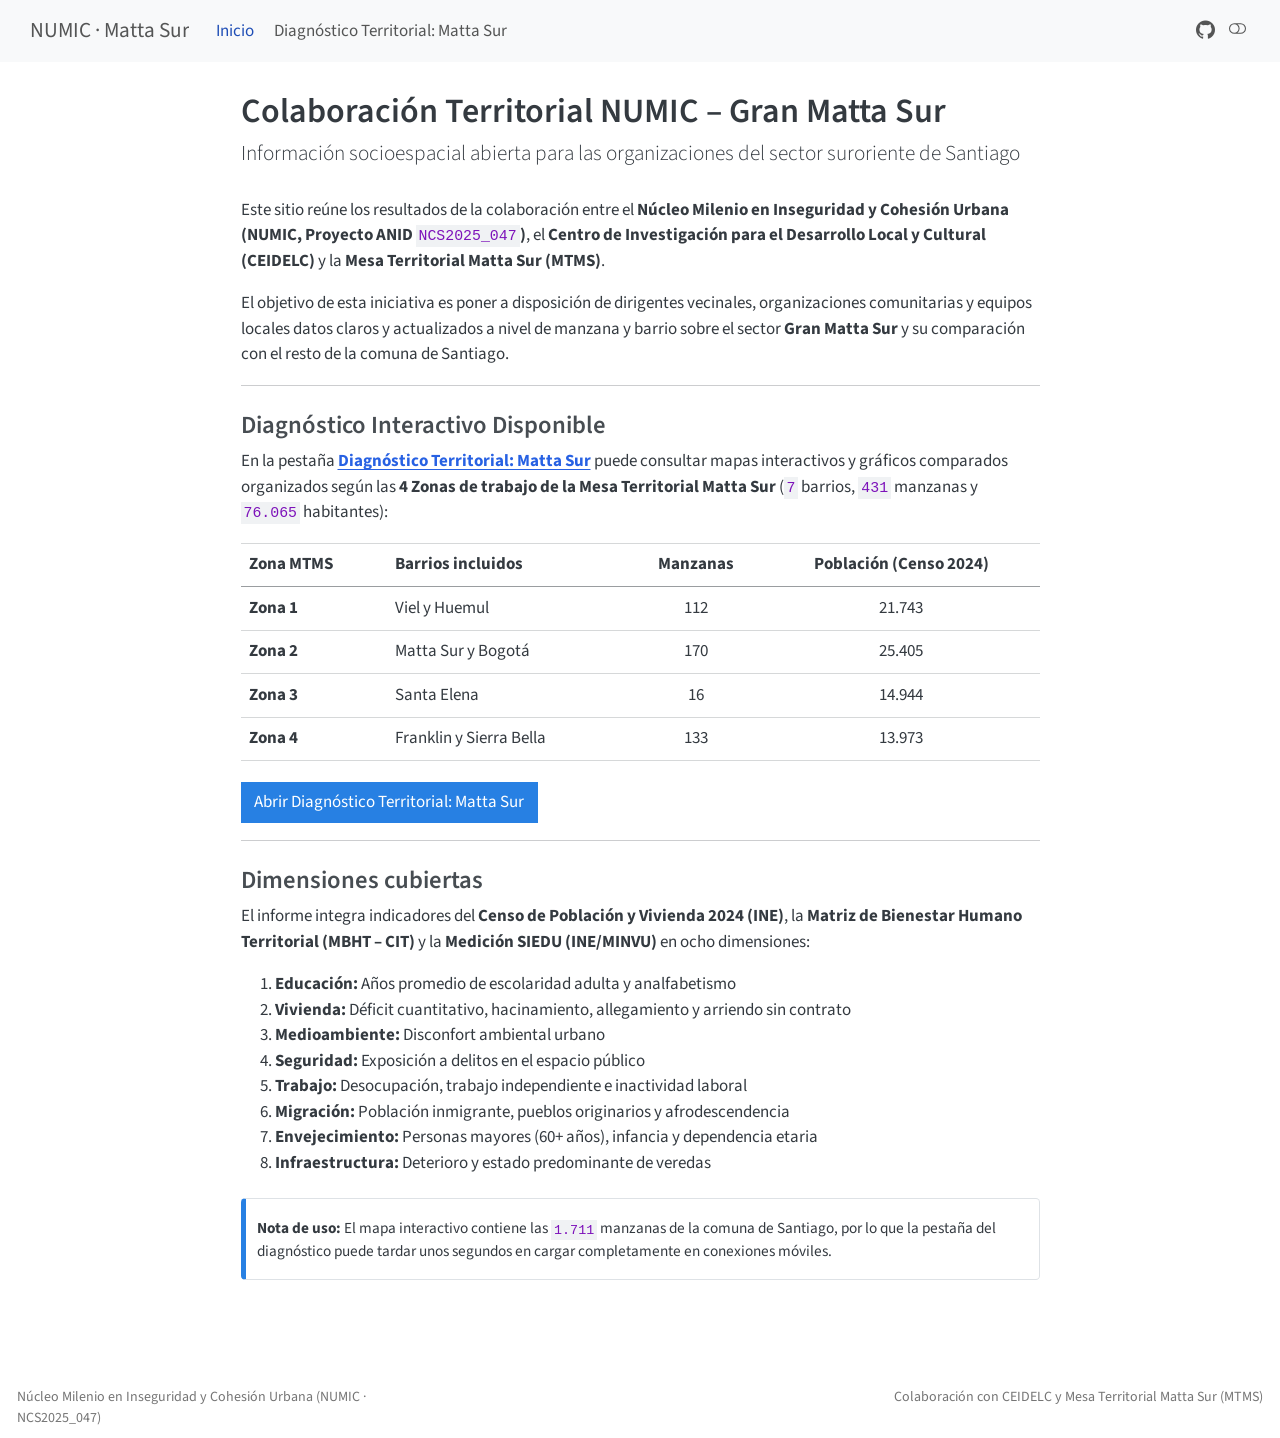
<file: docs/index.html>
<!DOCTYPE html>
<html xmlns="http://www.w3.org/1999/xhtml" lang="es" xml:lang="es"><head>

<meta charset="utf-8">
<meta name="generator" content="quarto-1.10.18">

<meta name="viewport" content="width=device-width, initial-scale=1.0, user-scalable=yes">


<title>Colaboración Territorial NUMIC – Gran Matta Sur – NUMIC · Matta Sur</title>
<style>
/* Default styles provided by pandoc.
** See https://pandoc.org/MANUAL.html#variables-for-html for config info.
*/
span.smallcaps{font-variant: small-caps;}
div.columns{display: flex; gap: 1.5em;}
div.column{flex: auto;}
@media screen {
div.columns{gap: min(4vw, 1.5em);}
div.column{overflow-x: auto;}
}
div.hanging-indent{margin-left: 1.5em; text-indent: -1.5em;}
ul.task-list{list-style: none;}
ul.task-list li input[type="checkbox"] {
  width: 0.8em;
  margin: 0 0.8em 0.2em -1em; /* quarto-specific, see https://github.com/quarto-dev/quarto-cli/issues/4556 */ 
  vertical-align: middle;
}
</style>


<script src="site_libs/quarto-nav/quarto-nav.js"></script>
<script src="site_libs/quarto-nav/headroom.min.js"></script>
<script src="site_libs/clipboard/clipboard.min.js"></script>
<script src="site_libs/quarto-html/quarto.js" type="module"></script>
<script src="site_libs/quarto-html/tabsets/tabsets.js" type="module"></script>
<script src="site_libs/quarto-html/popper.min.js"></script>
<script src="site_libs/quarto-html/tippy.umd.min.js"></script>
<script src="site_libs/quarto-html/anchor.min.js"></script>
<link href="site_libs/quarto-html/tippy.css" rel="stylesheet">
<link href="site_libs/quarto-html/quarto-syntax-highlighting-64a204ab8560d761af7679ceaba22944.css" rel="stylesheet" class="quarto-color-scheme" id="quarto-text-highlighting-styles">
<link href="site_libs/quarto-html/quarto-syntax-highlighting-dark-b85bc7c33db8c58e0ec93c3465666fed.css" rel="stylesheet" class="quarto-color-scheme quarto-color-alternate" id="quarto-text-highlighting-styles">
<link href="site_libs/quarto-html/quarto-syntax-highlighting-64a204ab8560d761af7679ceaba22944.css" rel="stylesheet" class="quarto-color-scheme-extra" id="quarto-text-highlighting-styles">
<script src="site_libs/bootstrap/bootstrap.min.js"></script>
<link href="site_libs/bootstrap/bootstrap-icons.css" rel="stylesheet">
<link href="site_libs/bootstrap/bootstrap-ea1971949f186b5d7ecce1fd3cf000e4.min.css" rel="stylesheet" append-hash="true" class="quarto-color-scheme" id="quarto-bootstrap" data-mode="light">
<link href="site_libs/bootstrap/bootstrap-dark-1033933cf7a2d68ded238f413a38f9a9.min.css" rel="stylesheet" append-hash="true" class="quarto-color-scheme quarto-color-alternate" id="quarto-bootstrap" data-mode="dark">
<link href="site_libs/bootstrap/bootstrap-ea1971949f186b5d7ecce1fd3cf000e4.min.css" rel="stylesheet" append-hash="true" class="quarto-color-scheme-extra" id="quarto-bootstrap" data-mode="light">
<script id="quarto-search-options" type="application/json">{
  "language": {
    "search-no-results-text": "No se han encontrado resultados",
    "search-matching-documents-text": "documentos encontrados",
    "search-copy-link-title": "Copiar el enlace en la búsqueda",
    "search-hide-matches-text": "Ocultar resultados adicionales",
    "search-more-match-text": "resultado adicional en este documento",
    "search-more-matches-text": "resultados adicionales en este documento",
    "search-clear-button-title": "Borrar",
    "search-text-placeholder": "",
    "search-detached-cancel-button-title": "Cancelar",
    "search-submit-button-title": "Enviar",
    "search-label": "Buscar"
  }
}</script>


</head>

<body class="nav-fixed fullcontent quarto-light"><script id="quarto-html-before-body" type="application/javascript">
    const toggleBodyColorMode = (bsSheetEl) => {
      const mode = bsSheetEl.getAttribute("data-mode");
      const bodyEl = window.document.querySelector("body");
      if (mode === "dark") {
        bodyEl.classList.add("quarto-dark");
        bodyEl.classList.remove("quarto-light");
      } else {
        bodyEl.classList.add("quarto-light");
        bodyEl.classList.remove("quarto-dark");
      }
    }
    const toggleBodyColorPrimary = () => {
      const bsSheetEl = window.document.querySelector("link#quarto-bootstrap:not([rel=disabled-stylesheet])");
      if (bsSheetEl) {
        toggleBodyColorMode(bsSheetEl);
      }
    }
    const setColorSchemeToggle = (alternate) => {
      const toggles = window.document.querySelectorAll('.quarto-color-scheme-toggle');
      for (let i=0; i < toggles.length; i++) {
        const toggle = toggles[i];
        if (toggle) {
          if (alternate) {
            toggle.classList.add("alternate");
          } else {
            toggle.classList.remove("alternate");
          }
        }
      }
    };
    const toggleColorMode = (alternate) => {
      // Switch the stylesheets
      const primaryStylesheets = window.document.querySelectorAll('link.quarto-color-scheme:not(.quarto-color-alternate)');
      const alternateStylesheets = window.document.querySelectorAll('link.quarto-color-scheme.quarto-color-alternate');
      manageTransitions('#quarto-margin-sidebar .nav-link', false);
      if (alternate) {
        // note: dark is layered on light, we don't disable primary!
        enableStylesheet(alternateStylesheets);
        for (const sheetNode of alternateStylesheets) {
          if (sheetNode.id === "quarto-bootstrap") {
            toggleBodyColorMode(sheetNode);
          }
        }
      } else {
        disableStylesheet(alternateStylesheets);
        enableStylesheet(primaryStylesheets)
        toggleBodyColorPrimary();
      }
      manageTransitions('#quarto-margin-sidebar .nav-link', true);
      // Switch the toggles
      setColorSchemeToggle(alternate)
      // Hack to workaround the fact that safari doesn't
      // properly recolor the scrollbar when toggling (#1455)
      if (navigator.userAgent.indexOf('Safari') > 0 && navigator.userAgent.indexOf('Chrome') == -1) {
        manageTransitions("body", false);
        window.scrollTo(0, 1);
        setTimeout(() => {
          window.scrollTo(0, 0);
          manageTransitions("body", true);
        }, 40);
      }
    }
    const disableStylesheet = (stylesheets) => {
      for (let i=0; i < stylesheets.length; i++) {
        const stylesheet = stylesheets[i];
        stylesheet.rel = 'disabled-stylesheet';
      }
    }
    const enableStylesheet = (stylesheets) => {
      for (let i=0; i < stylesheets.length; i++) {
        const stylesheet = stylesheets[i];
        if(stylesheet.rel !== 'stylesheet') { // for Chrome, which will still FOUC without this check
          stylesheet.rel = 'stylesheet';
        }
      }
    }
    const manageTransitions = (selector, allowTransitions) => {
      const els = window.document.querySelectorAll(selector);
      for (let i=0; i < els.length; i++) {
        const el = els[i];
        if (allowTransitions) {
          el.classList.remove('notransition');
        } else {
          el.classList.add('notransition');
        }
      }
    }
    const isFileUrl = () => {
      return window.location.protocol === 'file:';
    }
    const hasAlternateSentinel = () => {
      let styleSentinel = getColorSchemeSentinel();
      if (styleSentinel !== null) {
        return styleSentinel === "alternate";
      } else {
        return false;
      }
    }
    const setStyleSentinel = (alternate) => {
      const value = alternate ? "alternate" : "default";
      if (!isFileUrl()) {
        window.localStorage.setItem("quarto-color-scheme", value);
      } else {
        localAlternateSentinel = value;
      }
    }
    const getColorSchemeSentinel = () => {
      if (!isFileUrl()) {
        const storageValue = window.localStorage.getItem("quarto-color-scheme");
        return storageValue != null ? storageValue : localAlternateSentinel;
      } else {
        return localAlternateSentinel;
      }
    }
    const toggleGiscusIfUsed = (isAlternate, darkModeDefault) => {
      const baseTheme = document.querySelector('#giscus-base-theme')?.value ?? 'light';
      const alternateTheme = document.querySelector('#giscus-alt-theme')?.value ?? 'dark';
      let newTheme = '';
      if(authorPrefersDark) {
        newTheme = isAlternate ? baseTheme : alternateTheme;
      } else {
        newTheme = isAlternate ? alternateTheme : baseTheme;
      }
      const changeGiscusTheme = () => {
        // From: https://github.com/giscus/giscus/issues/336
        const sendMessage = (message) => {
          const iframe = document.querySelector('iframe.giscus-frame');
          if (!iframe) return;
          iframe.contentWindow.postMessage({ giscus: message }, 'https://giscus.app');
        }
        sendMessage({
          setConfig: {
            theme: newTheme
          }
        });
      }
      const isGiscussLoaded = window.document.querySelector('iframe.giscus-frame') !== null;
      if (isGiscussLoaded) {
        changeGiscusTheme();
      }
    };
    const authorPrefersDark = false;
    const darkModeDefault = authorPrefersDark;
      document.querySelector('link#quarto-text-highlighting-styles.quarto-color-scheme-extra').rel = 'disabled-stylesheet';
      document.querySelector('link#quarto-bootstrap.quarto-color-scheme-extra').rel = 'disabled-stylesheet';
    let localAlternateSentinel = darkModeDefault ? 'alternate' : 'default';
    // Dark / light mode switch
    window.quartoToggleColorScheme = () => {
      // Read the current dark / light value
      let toAlternate = !hasAlternateSentinel();
      toggleColorMode(toAlternate);
      setStyleSentinel(toAlternate);
      toggleGiscusIfUsed(toAlternate, darkModeDefault);
      window.dispatchEvent(new Event('resize'));
    };
    // Switch to dark mode if need be
    if (hasAlternateSentinel()) {
      toggleColorMode(true);
    } else {
      toggleColorMode(false);
    }
  </script>

<div id="quarto-search-results"></div>
  <header id="quarto-header" class="headroom fixed-top">
    <nav class="navbar navbar-expand-lg " data-bs-theme="dark">
      <div class="navbar-container container-fluid">
      <div class="navbar-brand-container mx-auto">
    <a class="navbar-brand" href="./index.html">
    <span class="navbar-title">NUMIC · Matta Sur</span>
    </a>
  </div>
          <button class="navbar-toggler" type="button" data-bs-toggle="collapse" data-bs-target="#navbarCollapse" aria-controls="navbarCollapse" role="menu" aria-expanded="false" aria-label="Navegación de palanca" onclick="if (window.quartoToggleHeadroom) { window.quartoToggleHeadroom(); }">
  <span class="navbar-toggler-icon"></span>
</button>
          <div class="collapse navbar-collapse" id="navbarCollapse">
            <ul class="navbar-nav navbar-nav-scroll me-auto">
  <li class="nav-item">
    <a class="nav-link active" href="./index.html" aria-current="page"> 
<span class="menu-text">Inicio</span></a>
  </li>  
  <li class="nav-item">
    <a class="nav-link" href="./02-numic-data-rda/2-processing/4-mattasur-analysis-report.html"> 
<span class="menu-text">Diagnóstico Territorial: Matta Sur</span></a>
  </li>  
</ul>
            <ul class="navbar-nav navbar-nav-scroll ms-auto">
  <li class="nav-item compact">
    <a class="nav-link" href="https://github.com/territorio-numic/matta-sur"> <i class="bi bi-github" role="img" aria-label="Repositorio en GitHub">
</i> 
<span class="menu-text"></span></a>
  </li>  
</ul>
          </div> <!-- /navcollapse -->
            <div class="quarto-navbar-tools">
  <a href="" class="quarto-color-scheme-toggle quarto-navigation-tool  px-1" onclick="window.quartoToggleColorScheme(); return false;" title="Alternar modo oscuro"><i class="bi"></i></a>
</div>
      </div> <!-- /container-fluid -->
    </nav>
</header>
<!-- content -->
<div id="quarto-content" class="quarto-container page-columns page-rows-contents page-layout-article page-navbar">
<!-- sidebar -->
<!-- margin-sidebar -->
    
<!-- main -->
<main class="content" id="quarto-document-content">


<header id="title-block-header" class="quarto-title-block default">
<div class="quarto-title">
<h1 class="title">Colaboración Territorial NUMIC – Gran Matta Sur</h1>
<p class="subtitle lead">Información socioespacial abierta para las organizaciones del sector suroriente de Santiago</p>
</div>



<div class="quarto-title-meta">

    
  
    
  </div>
  


</header>


<p>Este sitio reúne los resultados de la colaboración entre el <strong>Núcleo Milenio en Inseguridad y Cohesión Urbana (NUMIC, Proyecto ANID <code>NCS2025_047</code>)</strong>, el <strong>Centro de Investigación para el Desarrollo Local y Cultural (CEIDELC)</strong> y la <strong>Mesa Territorial Matta Sur (MTMS)</strong>.</p>
<p>El objetivo de esta iniciativa es poner a disposición de dirigentes vecinales, organizaciones comunitarias y equipos locales datos claros y actualizados a nivel de manzana y barrio sobre el sector <strong>Gran Matta Sur</strong> y su comparación con el resto de la comuna de Santiago.</p>
<hr>
<section id="diagnóstico-interactivo-disponible" class="level3">
<h3 class="anchored" data-anchor-id="diagnóstico-interactivo-disponible">Diagnóstico Interactivo Disponible</h3>
<p>En la pestaña <a href="./02-numic-data-rda/2-processing/4-mattasur-analysis-report.html"><strong>Diagnóstico Territorial: Matta Sur</strong></a> puede consultar mapas interactivos y gráficos comparados organizados según las <strong>4 Zonas de trabajo de la Mesa Territorial Matta Sur</strong> (<code>7</code> barrios, <code>431</code> manzanas y <code>76.065</code> habitantes):</p>
<table class="caption-top table">
<thead>
<tr class="header">
<th style="text-align: left;">Zona MTMS</th>
<th style="text-align: left;">Barrios incluidos</th>
<th style="text-align: center;">Manzanas</th>
<th style="text-align: center;">Población (Censo 2024)</th>
</tr>
</thead>
<tbody>
<tr class="odd">
<td style="text-align: left;"><strong>Zona 1</strong></td>
<td style="text-align: left;">Viel y Huemul</td>
<td style="text-align: center;">112</td>
<td style="text-align: center;">21.743</td>
</tr>
<tr class="even">
<td style="text-align: left;"><strong>Zona 2</strong></td>
<td style="text-align: left;">Matta Sur y Bogotá</td>
<td style="text-align: center;">170</td>
<td style="text-align: center;">25.405</td>
</tr>
<tr class="odd">
<td style="text-align: left;"><strong>Zona 3</strong></td>
<td style="text-align: left;">Santa Elena</td>
<td style="text-align: center;">16</td>
<td style="text-align: center;">14.944</td>
</tr>
<tr class="even">
<td style="text-align: left;"><strong>Zona 4</strong></td>
<td style="text-align: left;">Franklin y Sierra Bella</td>
<td style="text-align: center;">133</td>
<td style="text-align: center;">13.973</td>
</tr>
</tbody>
</table>
<p style="margin-top: 1.25rem;">
<a href="./02-numic-data-rda/2-processing/4-mattasur-analysis-report.html" class="btn btn-primary" role="button">Abrir Diagnóstico Territorial: Matta Sur</a>
</p>
<hr>
</section>
<section id="dimensiones-cubiertas" class="level3">
<h3 class="anchored" data-anchor-id="dimensiones-cubiertas">Dimensiones cubiertas</h3>
<p>El informe integra indicadores del <strong>Censo de Población y Vivienda 2024 (INE)</strong>, la <strong>Matriz de Bienestar Humano Territorial (MBHT – CIT)</strong> y la <strong>Medición SIEDU (INE/MINVU)</strong> en ocho dimensiones:</p>
<ol type="1">
<li><strong>Educación:</strong> Años promedio de escolaridad adulta y analfabetismo</li>
<li><strong>Vivienda:</strong> Déficit cuantitativo, hacinamiento, allegamiento y arriendo sin contrato</li>
<li><strong>Medioambiente:</strong> Disconfort ambiental urbano</li>
<li><strong>Seguridad:</strong> Exposición a delitos en el espacio público</li>
<li><strong>Trabajo:</strong> Desocupación, trabajo independiente e inactividad laboral</li>
<li><strong>Migración:</strong> Población inmigrante, pueblos originarios y afrodescendencia</li>
<li><strong>Envejecimiento:</strong> Personas mayores (60+ años), infancia y dependencia etaria</li>
<li><strong>Infraestructura:</strong> Deterioro y estado predominante de veredas</li>
</ol>
<div class="callout callout-style-simple callout-note no-icon">
<div class="callout-body d-flex">
<div class="callout-icon-container">
<i class="callout-icon no-icon"></i>
</div>
<div class="callout-body-container">
<p><strong>Nota de uso:</strong> El mapa interactivo contiene las <code>1.711</code> manzanas de la comuna de Santiago, por lo que la pestaña del diagnóstico puede tardar unos segundos en cargar completamente en conexiones móviles.</p>
</div>
</div>
</div>


</section>

</main> <!-- /main -->
<script id="quarto-html-after-body" type="application/javascript">
  window.document.addEventListener("DOMContentLoaded", function (event) {
    // Ensure there is a toggle, if there isn't float one in the top right
    if (window.document.querySelector('.quarto-color-scheme-toggle') === null) {
      const a = window.document.createElement('a');
      a.classList.add('top-right');
      a.classList.add('quarto-color-scheme-toggle');
      a.href = "";
      a.onclick = function() { try { window.quartoToggleColorScheme(); } catch {} return false; };
      const i = window.document.createElement("i");
      i.classList.add('bi');
      a.appendChild(i);
      window.document.body.appendChild(a);
    }
    setColorSchemeToggle(hasAlternateSentinel())
    const icon = "";
    const anchorJS = new window.AnchorJS();
    anchorJS.options = {
      placement: 'right',
      icon: icon
    };
    anchorJS.add('.anchored');
    const isCodeAnnotation = (el) => {
      for (const clz of el.classList) {
        if (clz.startsWith('code-annotation-')) {                     
          return true;
        }
      }
      return false;
    }
    const onCopySuccess = function(e) {
      // button target
      const button = e.trigger;
      // don't keep focus
      button.blur();
      // flash "checked"
      button.classList.add('code-copy-button-checked');
      var currentTitle = button.getAttribute("title");
      button.setAttribute("title", "Copiado");
      let tooltip;
      if (window.bootstrap) {
        button.setAttribute("data-bs-toggle", "tooltip");
        button.setAttribute("data-bs-placement", "left");
        button.setAttribute("data-bs-title", "Copiado");
        tooltip = new bootstrap.Tooltip(button, 
          { trigger: "manual", 
            customClass: "code-copy-button-tooltip",
            offset: [0, -8]});
        tooltip.show();    
      }
      setTimeout(function() {
        if (tooltip) {
          tooltip.hide();
          button.removeAttribute("data-bs-title");
          button.removeAttribute("data-bs-toggle");
          button.removeAttribute("data-bs-placement");
        }
        button.setAttribute("title", currentTitle);
        button.classList.remove('code-copy-button-checked');
      }, 1000);
      // clear code selection
      e.clearSelection();
    }
    const getTextToCopy = function(trigger) {
      const outerScaffold = trigger.parentElement.cloneNode(true);
      const codeEl = outerScaffold.querySelector('code');
      for (const childEl of codeEl.children) {
        if (isCodeAnnotation(childEl)) {
          childEl.remove();
        }
      }
      return codeEl.innerText;
    }
    const clipboard = new window.ClipboardJS('.code-copy-button:not([data-in-quarto-modal])', {
      text: getTextToCopy
    });
    clipboard.on('success', onCopySuccess);
    if (window.document.getElementById('quarto-embedded-source-code-modal')) {
      const clipboardModal = new window.ClipboardJS('.code-copy-button[data-in-quarto-modal]', {
        text: getTextToCopy,
        container: window.document.getElementById('quarto-embedded-source-code-modal')
      });
      clipboardModal.on('success', onCopySuccess);
    }
      var localhostRegex = new RegExp(/^(?:http|https):\/\/localhost\:?[0-9]*\//);
      var mailtoRegex = new RegExp(/^mailto:/);
        var filterRegex = new RegExp("https:\/\/territorio-numic\.github\.io\/matta-sur");
      var isInternal = (href) => {
          return filterRegex.test(href) || localhostRegex.test(href) || mailtoRegex.test(href);
      }
      // Inspect non-navigation links and adorn them if external
     var links = window.document.querySelectorAll('a[href]:not(.nav-link):not(.navbar-brand):not(.toc-action):not(.sidebar-link):not(.sidebar-item-toggle):not(.pagination-link):not(.no-external):not([aria-hidden]):not(.dropdown-item):not(.quarto-navigation-tool):not(.about-link)');
      for (var i=0; i<links.length; i++) {
        const link = links[i];
        if (!isInternal(link.href)) {
          // undo the damage that might have been done by quarto-nav.js in the case of
          // links that we want to consider external
          if (link.dataset.originalHref !== undefined) {
            link.href = link.dataset.originalHref;
          }
        }
      }
    function tippyHover(el, contentFn, onTriggerFn, onUntriggerFn) {
      const config = {
        allowHTML: true,
        maxWidth: 500,
        delay: 100,
        arrow: false,
        appendTo: function(el) {
            return el.parentElement;
        },
        interactive: true,
        interactiveBorder: 10,
        theme: 'quarto',
        placement: 'bottom-start',
      };
      if (contentFn) {
        config.content = contentFn;
      }
      if (onTriggerFn) {
        config.onTrigger = onTriggerFn;
      }
      if (onUntriggerFn) {
        config.onUntrigger = onUntriggerFn;
      }
      window.tippy(el, config); 
    }
    const noterefs = window.document.querySelectorAll('a[role="doc-noteref"]');
    for (var i=0; i<noterefs.length; i++) {
      const ref = noterefs[i];
      tippyHover(ref, function() {
        // use id or data attribute instead here
        let href = ref.getAttribute('data-footnote-href') || ref.getAttribute('href');
        try { href = new URL(href).hash; } catch {}
        const id = href.replace(/^#\/?/, "");
        const note = window.document.getElementById(id);
        if (note) {
          return note.innerHTML;
        } else {
          return "";
        }
      });
    }
    const xrefs = window.document.querySelectorAll('a.quarto-xref');
    const processXRef = (id, note) => {
      // Strip column container classes
      const stripColumnClz = (el) => {
        el.classList.remove("page-full", "page-columns");
        if (el.children) {
          for (const child of el.children) {
            stripColumnClz(child);
          }
        }
      }
      stripColumnClz(note)
      if (id === null || id.startsWith('sec-')) {
        // Special case sections, only their first couple elements
        const container = document.createElement("div");
        if (note.children && note.children.length > 2) {
          container.appendChild(note.children[0].cloneNode(true));
          for (let i = 1; i < note.children.length; i++) {
            const child = note.children[i];
            if (child.tagName === "P" && child.innerText === "") {
              continue;
            } else {
              container.appendChild(child.cloneNode(true));
              break;
            }
          }
          if (window.Quarto?.typesetMath) {
            window.Quarto.typesetMath(container);
          }
          return container.innerHTML
        } else {
          if (window.Quarto?.typesetMath) {
            window.Quarto.typesetMath(note);
          }
          return note.innerHTML;
        }
      } else {
        // Remove any anchor links if they are present
        const anchorLink = note.querySelector('a.anchorjs-link');
        if (anchorLink) {
          anchorLink.remove();
        }
        if (window.Quarto?.typesetMath) {
          window.Quarto.typesetMath(note);
        }
        if (note.classList.contains("callout")) {
          return note.outerHTML;
        } else {
          return note.innerHTML;
        }
      }
    }
    for (var i=0; i<xrefs.length; i++) {
      const xref = xrefs[i];
      tippyHover(xref, undefined, function(instance) {
        instance.disable();
        let url = xref.getAttribute('href');
        let hash = undefined; 
        if (url.startsWith('#')) {
          hash = url;
        } else {
          try { hash = new URL(url).hash; } catch {}
        }
        if (hash) {
          const id = hash.replace(/^#\/?/, "");
          const note = window.document.getElementById(id);
          if (note !== null) {
            try {
              const html = processXRef(id, note.cloneNode(true));
              instance.setContent(html);
            } finally {
              instance.enable();
              instance.show();
            }
          } else {
            // See if we can fetch this
            fetch(url.split('#')[0])
            .then(res => res.text())
            .then(html => {
              const parser = new DOMParser();
              const htmlDoc = parser.parseFromString(html, "text/html");
              const note = htmlDoc.getElementById(id);
              if (note !== null) {
                const html = processXRef(id, note);
                instance.setContent(html);
              } 
            }).finally(() => {
              instance.enable();
              instance.show();
            });
          }
        } else {
          // See if we can fetch a full url (with no hash to target)
          // This is a special case and we should probably do some content thinning / targeting
          fetch(url)
          .then(res => res.text())
          .then(html => {
            const parser = new DOMParser();
            const htmlDoc = parser.parseFromString(html, "text/html");
            const note = htmlDoc.querySelector('main.content');
            if (note !== null) {
              // This should only happen for chapter cross references
              // (since there is no id in the URL)
              // remove the first header
              if (note.children.length > 0 && note.children[0].tagName === "HEADER") {
                note.children[0].remove();
              }
              const html = processXRef(null, note);
              instance.setContent(html);
            } 
          }).finally(() => {
            instance.enable();
            instance.show();
          });
        }
      }, function(instance) {
      });
    }
        let selectedAnnoteEl;
        const selectorForAnnotation = ( cell, annotation) => {
          let cellAttr = 'data-code-cell="' + cell + '"';
          let lineAttr = 'data-code-annotation="' +  annotation + '"';
          const selector = 'span[' + cellAttr + '][' + lineAttr + ']';
          return selector;
        }
        const selectCodeLines = (annoteEl) => {
          const doc = window.document;
          const targetCell = annoteEl.getAttribute("data-target-cell");
          const targetAnnotation = annoteEl.getAttribute("data-target-annotation");
          const annoteSpan = window.document.querySelector(selectorForAnnotation(targetCell, targetAnnotation));
          const lines = annoteSpan.getAttribute("data-code-lines").split(",");
          const lineIds = lines.map((line) => {
            return targetCell + "-" + line;
          })
          let top = null;
          let height = null;
          let parent = null;
          if (lineIds.length > 0) {
              //compute the position of the single el (top and bottom and make a div)
              const el = window.document.getElementById(lineIds[0]);
              top = el.offsetTop;
              height = el.offsetHeight;
              parent = el.parentElement.parentElement;
            if (lineIds.length > 1) {
              const lastEl = window.document.getElementById(lineIds[lineIds.length - 1]);
              const bottom = lastEl.offsetTop + lastEl.offsetHeight;
              height = bottom - top;
            }
            if (top !== null && height !== null && parent !== null) {
              // cook up a div (if necessary) and position it 
              let div = window.document.getElementById("code-annotation-line-highlight");
              if (div === null) {
                div = window.document.createElement("div");
                div.setAttribute("id", "code-annotation-line-highlight");
                div.style.position = 'absolute';
                parent.appendChild(div);
              }
              div.style.top = top - 2 + "px";
              div.style.height = height + 4 + "px";
              div.style.left = 0;
              let gutterDiv = window.document.getElementById("code-annotation-line-highlight-gutter");
              if (gutterDiv === null) {
                gutterDiv = window.document.createElement("div");
                gutterDiv.setAttribute("id", "code-annotation-line-highlight-gutter");
                gutterDiv.style.position = 'absolute';
                const codeCell = window.document.getElementById(targetCell);
                const gutter = codeCell.querySelector('.code-annotation-gutter');
                gutter.appendChild(gutterDiv);
              }
              gutterDiv.style.top = top - 2 + "px";
              gutterDiv.style.height = height + 4 + "px";
            }
            selectedAnnoteEl = annoteEl;
          }
        };
        const unselectCodeLines = () => {
          const elementsIds = ["code-annotation-line-highlight", "code-annotation-line-highlight-gutter"];
          elementsIds.forEach((elId) => {
            const div = window.document.getElementById(elId);
            if (div) {
              div.remove();
            }
          });
          selectedAnnoteEl = undefined;
        };
          // Handle positioning of the toggle
      window.addEventListener(
        "resize",
        throttle(() => {
          elRect = undefined;
          if (selectedAnnoteEl) {
            selectCodeLines(selectedAnnoteEl);
          }
        }, 10)
      );
      function throttle(fn, ms) {
      let throttle = false;
      let timer;
        return (...args) => {
          if(!throttle) { // first call gets through
              fn.apply(this, args);
              throttle = true;
          } else { // all the others get throttled
              if(timer) clearTimeout(timer); // cancel #2
              timer = setTimeout(() => {
                fn.apply(this, args);
                timer = throttle = false;
              }, ms);
          }
        };
      }
        // Attach click handler to the DT
        const annoteDls = window.document.querySelectorAll('dt[data-target-cell]');
        for (const annoteDlNode of annoteDls) {
          annoteDlNode.addEventListener('click', (event) => {
            const clickedEl = event.target;
            if (clickedEl !== selectedAnnoteEl) {
              unselectCodeLines();
              const activeEl = window.document.querySelector('dt[data-target-cell].code-annotation-active');
              if (activeEl) {
                activeEl.classList.remove('code-annotation-active');
              }
              selectCodeLines(clickedEl);
              clickedEl.classList.add('code-annotation-active');
            } else {
              // Unselect the line
              unselectCodeLines();
              clickedEl.classList.remove('code-annotation-active');
            }
          });
        }
    const findCites = (el) => {
      const parentEl = el.parentElement;
      if (parentEl) {
        const cites = parentEl.dataset.cites;
        if (cites) {
          return {
            el,
            cites: cites.split(' ')
          };
        } else {
          return findCites(el.parentElement)
        }
      } else {
        return undefined;
      }
    };
    var bibliorefs = window.document.querySelectorAll('a[role="doc-biblioref"]');
    for (var i=0; i<bibliorefs.length; i++) {
      const ref = bibliorefs[i];
      const citeInfo = findCites(ref);
      if (citeInfo) {
        tippyHover(citeInfo.el, function() {
          var popup = window.document.createElement('div');
          citeInfo.cites.forEach(function(cite) {
            var citeDiv = window.document.createElement('div');
            citeDiv.classList.add('hanging-indent');
            citeDiv.classList.add('csl-entry');
            var biblioDiv = window.document.getElementById('ref-' + cite);
            if (biblioDiv) {
              citeDiv.innerHTML = biblioDiv.innerHTML;
            }
            popup.appendChild(citeDiv);
          });
          return popup.innerHTML;
        });
      }
    }
  });
  </script>
</div> <!-- /content -->
<footer class="footer">
  <div class="nav-footer">
    <div class="nav-footer-left">
<p>Núcleo Milenio en Inseguridad y Cohesión Urbana (NUMIC · NCS2025_047)</p>
</div>   
    <div class="nav-footer-center">
      &nbsp;
    </div>
    <div class="nav-footer-right">
<p>Colaboración con CEIDELC y Mesa Territorial Matta Sur (MTMS)</p>
</div>
  </div>
</footer>




</body></html>
</file>
<file: docs/site_libs/quarto-html/tippy.css>
.tippy-box[data-animation=fade][data-state=hidden]{opacity:0}[data-tippy-root]{max-width:calc(100vw - 10px)}.tippy-box{position:relative;background-color:#333;color:#fff;border-radius:4px;font-size:14px;line-height:1.4;white-space:normal;outline:0;transition-property:transform,visibility,opacity}.tippy-box[data-placement^=top]>.tippy-arrow{bottom:0}.tippy-box[data-placement^=top]>.tippy-arrow:before{bottom:-7px;left:0;border-width:8px 8px 0;border-top-color:initial;transform-origin:center top}.tippy-box[data-placement^=bottom]>.tippy-arrow{top:0}.tippy-box[data-placement^=bottom]>.tippy-arrow:before{top:-7px;left:0;border-width:0 8px 8px;border-bottom-color:initial;transform-origin:center bottom}.tippy-box[data-placement^=left]>.tippy-arrow{right:0}.tippy-box[data-placement^=left]>.tippy-arrow:before{border-width:8px 0 8px 8px;border-left-color:initial;right:-7px;transform-origin:center left}.tippy-box[data-placement^=right]>.tippy-arrow{left:0}.tippy-box[data-placement^=right]>.tippy-arrow:before{left:-7px;border-width:8px 8px 8px 0;border-right-color:initial;transform-origin:center right}.tippy-box[data-inertia][data-state=visible]{transition-timing-function:cubic-bezier(.54,1.5,.38,1.11)}.tippy-arrow{width:16px;height:16px;color:#333}.tippy-arrow:before{content:"";position:absolute;border-color:transparent;border-style:solid}.tippy-content{position:relative;padding:5px 9px;z-index:1}
</file>
<file: docs/site_libs/quarto-html/quarto-syntax-highlighting-64a204ab8560d761af7679ceaba22944.css>
/* quarto syntax highlight colors */
:root {
  --quarto-hl-ot-color: #003B4F;
  --quarto-hl-at-color: #657422;
  --quarto-hl-ss-color: #20794D;
  --quarto-hl-an-color: #5E5E5E;
  --quarto-hl-fu-color: #4758AB;
  --quarto-hl-st-color: #20794D;
  --quarto-hl-cf-color: #003B4F;
  --quarto-hl-op-color: #5E5E5E;
  --quarto-hl-er-color: #AD0000;
  --quarto-hl-bn-color: #AD0000;
  --quarto-hl-al-color: #AD0000;
  --quarto-hl-va-color: #111111;
  --quarto-hl-bu-color: inherit;
  --quarto-hl-ex-color: inherit;
  --quarto-hl-pp-color: #AD0000;
  --quarto-hl-in-color: #5E5E5E;
  --quarto-hl-vs-color: #20794D;
  --quarto-hl-wa-color: #5E5E5E;
  --quarto-hl-do-color: #5E5E5E;
  --quarto-hl-im-color: #00769E;
  --quarto-hl-ch-color: #20794D;
  --quarto-hl-dt-color: #AD0000;
  --quarto-hl-fl-color: #AD0000;
  --quarto-hl-co-color: #5E5E5E;
  --quarto-hl-cv-color: #5E5E5E;
  --quarto-hl-cn-color: #8f5902;
  --quarto-hl-sc-color: #5E5E5E;
  --quarto-hl-dv-color: #AD0000;
  --quarto-hl-kw-color: #003B4F;
}

/* other quarto variables */
:root {
  --quarto-font-monospace: SFMono-Regular, Menlo, Monaco, Consolas, "Liberation Mono", "Courier New", monospace;
}

/* syntax highlight based on Pandoc's rules */
pre > code.sourceCode > span {
  color: #003B4F;
}

code.sourceCode > span {
  color: #003B4F;
}

div.sourceCode,
div.sourceCode pre.sourceCode {
  color: #003B4F;
}

/* Normal */
code span {
  color: #003B4F;
}

/* Alert */
code span.al {
  color: #AD0000;
  font-style: inherit;
}

/* Annotation */
code span.an {
  color: #5E5E5E;
  font-style: inherit;
}

/* Attribute */
code span.at {
  color: #657422;
  font-style: inherit;
}

/* BaseN */
code span.bn {
  color: #AD0000;
  font-style: inherit;
}

/* BuiltIn */
code span.bu {
  font-style: inherit;
}

/* ControlFlow */
code span.cf {
  color: #003B4F;
  font-weight: bold;
  font-style: inherit;
}

/* Char */
code span.ch {
  color: #20794D;
  font-style: inherit;
}

/* Constant */
code span.cn {
  color: #8f5902;
  font-style: inherit;
}

/* Comment */
code span.co {
  color: #5E5E5E;
  font-style: inherit;
}

/* CommentVar */
code span.cv {
  color: #5E5E5E;
  font-style: italic;
}

/* Documentation */
code span.do {
  color: #5E5E5E;
  font-style: italic;
}

/* DataType */
code span.dt {
  color: #AD0000;
  font-style: inherit;
}

/* DecVal */
code span.dv {
  color: #AD0000;
  font-style: inherit;
}

/* Error */
code span.er {
  color: #AD0000;
  font-style: inherit;
}

/* Extension */
code span.ex {
  font-style: inherit;
}

/* Float */
code span.fl {
  color: #AD0000;
  font-style: inherit;
}

/* Function */
code span.fu {
  color: #4758AB;
  font-style: inherit;
}

/* Import */
code span.im {
  color: #00769E;
  font-style: inherit;
}

/* Information */
code span.in {
  color: #5E5E5E;
  font-style: inherit;
}

/* Keyword */
code span.kw {
  color: #003B4F;
  font-weight: bold;
  font-style: inherit;
}

/* Operator */
code span.op {
  color: #5E5E5E;
  font-style: inherit;
}

/* Other */
code span.ot {
  color: #003B4F;
  font-style: inherit;
}

/* Preprocessor */
code span.pp {
  color: #AD0000;
  font-style: inherit;
}

/* SpecialChar */
code span.sc {
  color: #5E5E5E;
  font-style: inherit;
}

/* SpecialString */
code span.ss {
  color: #20794D;
  font-style: inherit;
}

/* String */
code span.st {
  color: #20794D;
  font-style: inherit;
}

/* Variable */
code span.va {
  color: #111111;
  font-style: inherit;
}

/* VerbatimString */
code span.vs {
  color: #20794D;
  font-style: inherit;
}

/* Warning */
code span.wa {
  color: #5E5E5E;
  font-style: italic;
}

.prevent-inlining {
  content: "</";
}

/*# sourceMappingURL=9d8d5bb603a83b8298b89080a598c93b.css.map */
</file>
<file: docs/site_libs/quarto-html/quarto-syntax-highlighting-dark-b85bc7c33db8c58e0ec93c3465666fed.css>
/* quarto syntax highlight colors */
:root {
  --quarto-hl-al-color: #f07178;
  --quarto-hl-an-color: #d4d0ab;
  --quarto-hl-at-color: #00e0e0;
  --quarto-hl-bn-color: #d4d0ab;
  --quarto-hl-bu-color: #abe338;
  --quarto-hl-ch-color: #abe338;
  --quarto-hl-co-color: #f8f8f2;
  --quarto-hl-cv-color: #ffd700;
  --quarto-hl-cn-color: #ffd700;
  --quarto-hl-cf-color: #ffa07a;
  --quarto-hl-dt-color: #ffa07a;
  --quarto-hl-dv-color: #d4d0ab;
  --quarto-hl-do-color: #f8f8f2;
  --quarto-hl-er-color: #f07178;
  --quarto-hl-ex-color: #00e0e0;
  --quarto-hl-fl-color: #d4d0ab;
  --quarto-hl-fu-color: #ffa07a;
  --quarto-hl-im-color: #abe338;
  --quarto-hl-in-color: #d4d0ab;
  --quarto-hl-kw-color: #ffa07a;
  --quarto-hl-op-color: #ffa07a;
  --quarto-hl-ot-color: #00e0e0;
  --quarto-hl-pp-color: #dcc6e0;
  --quarto-hl-re-color: #00e0e0;
  --quarto-hl-sc-color: #abe338;
  --quarto-hl-ss-color: #abe338;
  --quarto-hl-st-color: #abe338;
  --quarto-hl-va-color: #00e0e0;
  --quarto-hl-vs-color: #abe338;
  --quarto-hl-wa-color: #dcc6e0;
}

/* other quarto variables */
:root {
  --quarto-font-monospace: SFMono-Regular, Menlo, Monaco, Consolas, "Liberation Mono", "Courier New", monospace;
}

/* syntax highlight based on Pandoc's rules */
pre > code.sourceCode > span {
  color: #f8f8f2;
}

code.sourceCode > span {
  color: #f8f8f2;
}

div.sourceCode,
div.sourceCode pre.sourceCode {
  color: #f8f8f2;
}

/* Normal */
code span {
  color: #f8f8f2;
}

/* Alert */
code span.al {
  color: #f07178;
}

/* Annotation */
code span.an {
  color: #d4d0ab;
}

/* Attribute */
code span.at {
  color: #00e0e0;
}

/* BaseN */
code span.bn {
  color: #d4d0ab;
}

/* BuiltIn */
code span.bu {
  color: #abe338;
}

/* ControlFlow */
code span.cf {
  font-weight: bold;
  color: #ffa07a;
}

/* Char */
code span.ch {
  color: #abe338;
}

/* Constant */
code span.cn {
  color: #ffd700;
}

/* Comment */
code span.co {
  font-style: italic;
  color: #f8f8f2;
}

/* CommentVar */
code span.cv {
  color: #ffd700;
}

/* Documentation */
code span.do {
  color: #f8f8f2;
}

/* DataType */
code span.dt {
  color: #ffa07a;
}

/* DecVal */
code span.dv {
  color: #d4d0ab;
}

/* Error */
code span.er {
  color: #f07178;
  text-decoration: underline;
}

/* Extension */
code span.ex {
  font-weight: bold;
  color: #00e0e0;
}

/* Float */
code span.fl {
  color: #d4d0ab;
}

/* Function */
code span.fu {
  color: #ffa07a;
}

/* Import */
code span.im {
  color: #abe338;
}

/* Information */
code span.in {
  color: #d4d0ab;
}

/* Keyword */
code span.kw {
  font-weight: bold;
  color: #ffa07a;
}

/* Operator */
code span.op {
  color: #ffa07a;
}

/* Other */
code span.ot {
  color: #00e0e0;
}

/* Preprocessor */
code span.pp {
  color: #dcc6e0;
}

/* RegionMarker */
code span.re {
  background-color: #f8f8f2;
  color: #00e0e0;
}

/* SpecialChar */
code span.sc {
  color: #abe338;
}

/* SpecialString */
code span.ss {
  color: #abe338;
}

/* String */
code span.st {
  color: #abe338;
}

/* Variable */
code span.va {
  color: #00e0e0;
}

/* VerbatimString */
code span.vs {
  color: #abe338;
}

/* Warning */
code span.wa {
  color: #dcc6e0;
}

.prevent-inlining {
  content: "</";
}

/*# sourceMappingURL=4ed8f1090dec6531da29ab00902aa718.css.map */
</file>
